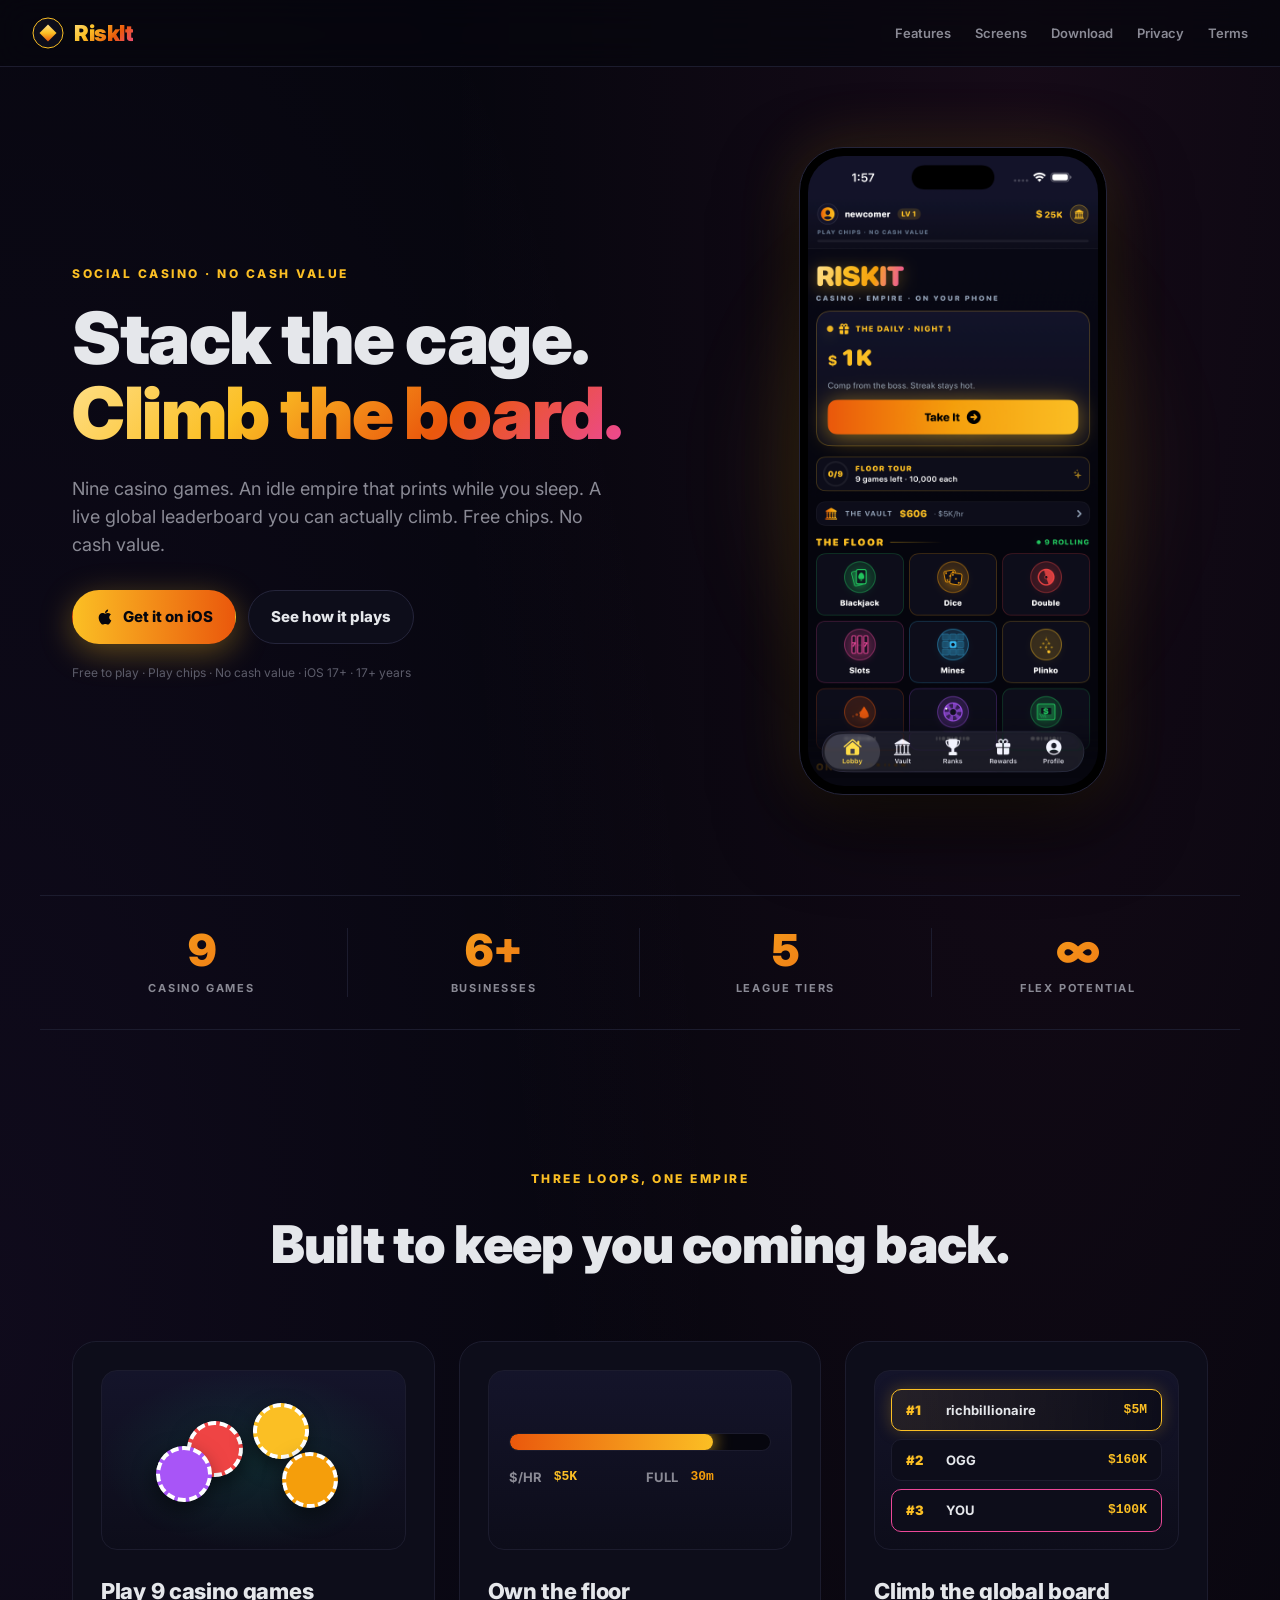
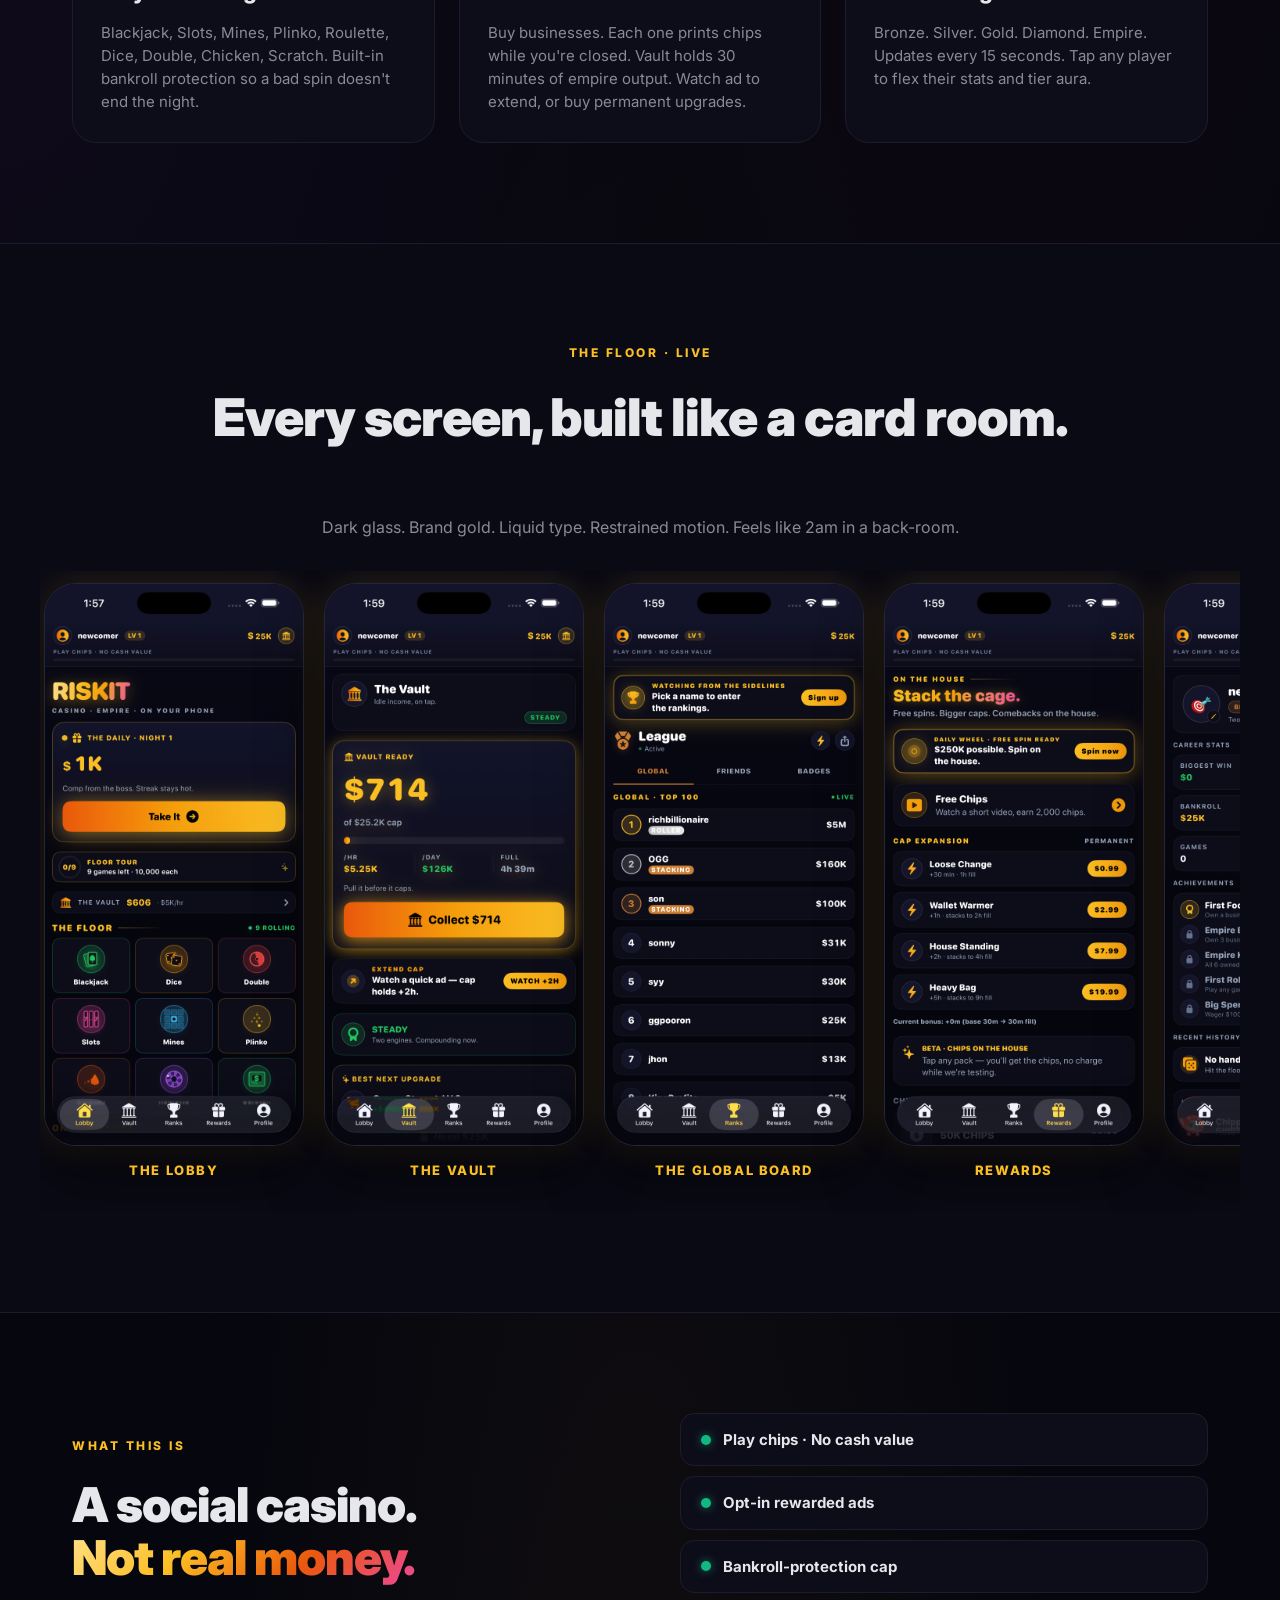
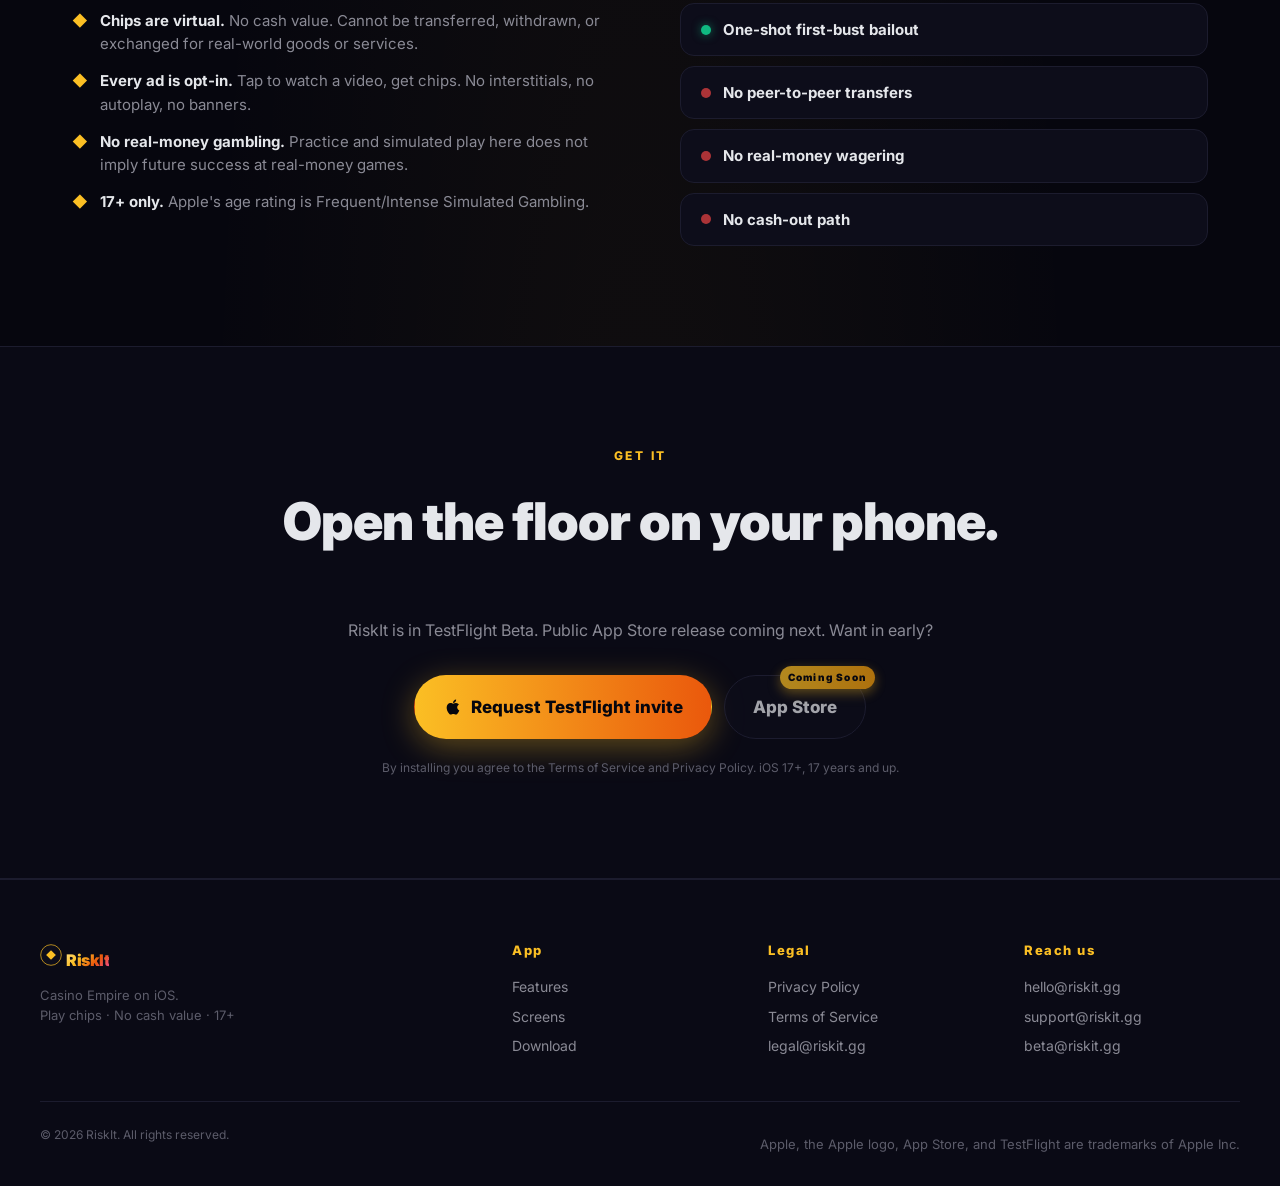
<file: index.html>
<!doctype html>
<html lang="en">
<head>
    <meta charset="utf-8" />
    <meta name="viewport" content="width=device-width,initial-scale=1,viewport-fit=cover" />
    <meta name="theme-color" content="#06060e" />
    <title>RiskIt — Casino Empire on iOS</title>
    <meta name="description" content="Social casino + idle empire on iOS. Stack chips, climb the global board. Free chips, no cash value. iOS 17+, 17+." />
    <meta property="og:title" content="RiskIt — Casino Empire on iOS" />
    <meta property="og:description" content="Stack chips. Climb the board. Build the empire while you sleep. Free chips, no cash value. iOS 17+." />
    <meta property="og:url" content="https://riskit.gg" />
    <meta property="og:image" content="https://riskit.gg/assets/screenshots/asc/02-lobby.png" />
    <meta name="twitter:card" content="summary_large_image" />
    <link rel="preconnect" href="https://fonts.googleapis.com" />
    <link rel="preconnect" href="https://fonts.gstatic.com" crossorigin />
    <link rel="stylesheet" href="https://fonts.googleapis.com/css2?family=Inter:wght@400;500;600;700;800;900&display=swap" />
    <link rel="icon" type="image/svg+xml" href="/assets/favicon.svg" />
    <link rel="stylesheet" href="/assets/site.css" />
</head>
<body>

    <header class="topbar">
        <a class="brand" href="/">
            <span class="brand-mark" aria-hidden="true">
                <svg viewBox="0 0 64 64" width="32" height="32"><defs><linearGradient id="g1" x1="0" y1="0" x2="1" y2="1"><stop offset="0" stop-color="#FFE08A"/><stop offset="0.5" stop-color="#FBBF24"/><stop offset="1" stop-color="#EA580C"/></linearGradient></defs><circle cx="32" cy="32" r="30" fill="#0d0d1a" stroke="#FBBF24" stroke-width="2"/><rect x="20" y="20" width="24" height="24" transform="rotate(45 32 32)" fill="url(#g1)"/></svg>
            </span>
            <span class="brand-name">RiskIt</span>
        </a>
        <nav class="nav">
            <a href="#features">Features</a>
            <a href="#screens">Screens</a>
            <a href="#download">Download</a>
            <a href="/privacy.html">Privacy</a>
            <a href="/terms.html">Terms</a>
        </nav>
    </header>

    <!-- HERO -->
    <section class="hero">
        <div class="hero-grid">
            <div class="hero-copy">
                <span class="eyebrow">SOCIAL CASINO · NO CASH VALUE</span>
                <h1>Stack the cage.<br/><span class="grad">Climb the board.</span></h1>
                <p class="lede">Nine casino games. An idle empire that prints while you sleep. A live global leaderboard you can actually climb. Free chips. No cash value.</p>
                <div class="cta-row">
                    <a class="btn primary" href="#download" aria-label="Download from the App Store">
                        <svg viewBox="0 0 24 24" width="20" height="20" aria-hidden="true"><path fill="currentColor" d="M17.05 20.28c-.98.95-2.05.8-3.08.35-1.09-.46-2.09-.48-3.24 0-1.44.62-2.2.44-3.06-.35C2.79 15.25 3.51 7.59 9.05 7.31c1.35.07 2.29.74 3.08.8 1.18-.24 2.31-.93 3.57-.84 1.51.12 2.65.72 3.4 1.8-3.12 1.87-2.38 5.98.48 7.13-.57 1.5-1.31 2.99-2.54 4.09zM12.03 7.25c-.15-2.23 1.66-4.07 3.74-4.25.29 2.58-2.34 4.5-3.74 4.25z"/></svg>
                        Get it on iOS
                    </a>
                    <a class="btn ghost" href="#features">See how it plays</a>
                </div>
                <p class="tiny">Free to play · Play chips · No cash value · iOS 17+ · 17+ years</p>
            </div>
            <div class="hero-device">
                <div class="device-frame">
                    <img src="/assets/screenshots/asc/02-lobby.png" alt="RiskIt iOS app — Lobby tab with the RISKIT wordmark, daily drop hero card, and game grid" width="280" />
                </div>
                <div class="halo" aria-hidden="true"></div>
            </div>
        </div>
    </section>

    <!-- STRIP -->
    <section class="strip">
        <div class="strip-item"><span class="strip-num">9</span><span class="strip-label">CASINO GAMES</span></div>
        <div class="strip-item"><span class="strip-num">6+</span><span class="strip-label">BUSINESSES</span></div>
        <div class="strip-item"><span class="strip-num">5</span><span class="strip-label">LEAGUE TIERS</span></div>
        <div class="strip-item"><span class="strip-num">∞</span><span class="strip-label">FLEX POTENTIAL</span></div>
    </section>

    <!-- FEATURES -->
    <section class="block" id="features">
        <span class="eyebrow center">THREE LOOPS, ONE EMPIRE</span>
        <h2 class="block-title">Built to keep you coming back.</h2>
        <div class="features">
            <article class="feature">
                <div class="feature-vis vis-table">
                    <div class="chip chip-red"></div>
                    <div class="chip chip-gold"></div>
                    <div class="chip chip-purple"></div>
                    <div class="chip chip-orange"></div>
                </div>
                <h3>Play 9 casino games</h3>
                <p>Blackjack, Slots, Mines, Plinko, Roulette, Dice, Double, Chicken, Scratch. Built-in bankroll protection so a bad spin doesn't end the night.</p>
            </article>
            <article class="feature">
                <div class="feature-vis vis-vault">
                    <div class="meter"><div class="meter-fill"></div></div>
                    <div class="vault-stats">
                        <span>$/HR</span><span class="gold">$5K</span>
                        <span>FULL</span><span class="orange">30m</span>
                    </div>
                </div>
                <h3>Own the floor</h3>
                <p>Buy businesses. Each one prints chips while you're closed. Vault holds 30 minutes of empire output. Watch ad to extend, or buy permanent upgrades.</p>
            </article>
            <article class="feature">
                <div class="feature-vis vis-rank">
                    <div class="rank-row gold"><span class="rank-num">#1</span><span class="rank-name">richbillionaire</span><span class="rank-val">$5M</span></div>
                    <div class="rank-row"><span class="rank-num">#2</span><span class="rank-name">OGG</span><span class="rank-val">$160K</span></div>
                    <div class="rank-row you"><span class="rank-num">#3</span><span class="rank-name">YOU</span><span class="rank-val">$100K</span></div>
                </div>
                <h3>Climb the global board</h3>
                <p>Bronze. Silver. Gold. Diamond. Empire. Updates every 15 seconds. Tap any player to flex their stats and tier aura.</p>
            </article>
        </div>
    </section>

    <!-- SCREENSHOTS -->
    <section class="block dark" id="screens">
        <span class="eyebrow center">THE FLOOR · LIVE</span>
        <h2 class="block-title">Every screen, built like a card room.</h2>
        <p class="lede center small">Dark glass. Brand gold. Liquid type. Restrained motion. Feels like 2am in a back-room.</p>

        <div class="screen-rail">
            <figure class="screen">
                <img src="/assets/screenshots/asc/02-lobby.png" alt="Lobby with the RISKIT wordmark, daily drop hero, mini-vault, and a 3×3 game grid" loading="lazy" />
                <figcaption>The Lobby</figcaption>
            </figure>
            <figure class="screen">
                <img src="/assets/screenshots/asc/03-vault-clean.png" alt="Vault tab — $714 of $25.2K cap, 4h 39m to full, EXTEND CAP rewarded-ad CTA below" loading="lazy" />
                <figcaption>The Vault</figcaption>
            </figure>
            <figure class="screen">
                <img src="/assets/screenshots/asc/04-hall.png" alt="Global leaderboard — top players from $5M down, your row outlined" loading="lazy" />
                <figcaption>The Global Board</figcaption>
            </figure>
            <figure class="screen">
                <img src="/assets/screenshots/asc/05-rewards.png" alt="Rewards tab — Daily Wheel free spin, Free Chips ad CTA, four Cap Expander IAP tiers" loading="lazy" />
                <figcaption>Rewards</figcaption>
            </figure>
            <figure class="screen">
                <img src="/assets/screenshots/asc/06-profile.png" alt="Profile — Career Stats grid (biggest win, daily streak, bankroll, wagered, games, win rate) and achievements list" loading="lazy" />
                <figcaption>Profile</figcaption>
            </figure>
            <figure class="screen">
                <img src="/assets/screenshots/asc/01-auth-hero.png" alt="Sign-in screen — gold diamond brand mark, RiskIt wordmark, four sign-in options" loading="lazy" />
                <figcaption>Sign In</figcaption>
            </figure>
        </div>
    </section>

    <!-- HONESTY -->
    <section class="block" id="honesty">
        <div class="split">
            <div>
                <span class="eyebrow">WHAT THIS IS</span>
                <h2>A social casino.<br/><span class="grad">Not real money.</span></h2>
                <ul class="bullet">
                    <li><strong>Chips are virtual.</strong> No cash value. Cannot be transferred, withdrawn, or exchanged for real-world goods or services.</li>
                    <li><strong>Every ad is opt-in.</strong> Tap to watch a video, get chips. No interstitials, no autoplay, no banners.</li>
                    <li><strong>No real-money gambling.</strong> Practice and simulated play here does not imply future success at real-money games.</li>
                    <li><strong>17+ only.</strong> Apple's age rating is Frequent/Intense Simulated Gambling.</li>
                </ul>
            </div>
            <div class="honesty-vis">
                <div class="honesty-pill"><span class="dot good"></span>Play chips · No cash value</div>
                <div class="honesty-pill"><span class="dot good"></span>Opt-in rewarded ads</div>
                <div class="honesty-pill"><span class="dot good"></span>Bankroll-protection cap</div>
                <div class="honesty-pill"><span class="dot good"></span>One-shot first-bust bailout</div>
                <div class="honesty-pill"><span class="dot bad"></span>No peer-to-peer transfers</div>
                <div class="honesty-pill"><span class="dot bad"></span>No real-money wagering</div>
                <div class="honesty-pill"><span class="dot bad"></span>No cash-out path</div>
            </div>
        </div>
    </section>

    <!-- DOWNLOAD -->
    <section class="block dark" id="download">
        <span class="eyebrow center">GET IT</span>
        <h2 class="block-title">Open the floor on your phone.</h2>
        <p class="lede center small">RiskIt is in TestFlight Beta. Public App Store release coming next. Want in early?</p>
        <div class="cta-row center">
            <a class="btn primary big" href="mailto:hello@riskit.gg?subject=TestFlight%20Invite%20-%20RiskIt&body=Hi%20-%20I'd%20like%20to%20join%20the%20RiskIt%20TestFlight%20beta.%0A%0AMy%20Apple%20ID%20email%3A">
                <svg viewBox="0 0 24 24" width="20" height="20" aria-hidden="true"><path fill="currentColor" d="M17.05 20.28c-.98.95-2.05.8-3.08.35-1.09-.46-2.09-.48-3.24 0-1.44.62-2.2.44-3.06-.35C2.79 15.25 3.51 7.59 9.05 7.31c1.35.07 2.29.74 3.08.8 1.18-.24 2.31-.93 3.57-.84 1.51.12 2.65.72 3.4 1.8-3.12 1.87-2.38 5.98.48 7.13-.57 1.5-1.31 2.99-2.54 4.09zM12.03 7.25c-.15-2.23 1.66-4.07 3.74-4.25.29 2.58-2.34 4.5-3.74 4.25z"/></svg>
                Request TestFlight invite
            </a>
            <span class="btn ghost big appstore">
                <span class="badge-coming">Coming Soon</span>
                App Store
            </span>
        </div>
        <p class="tiny center">By installing you agree to the <a href="/terms.html">Terms of Service</a> and <a href="/privacy.html">Privacy Policy</a>. iOS 17+, 17 years and up.</p>
    </section>

    <!-- FOOTER -->
    <footer class="footer">
        <div class="foot-grid">
            <div>
                <a class="brand" href="/" aria-label="RiskIt home">
                    <span class="brand-mark" aria-hidden="true">
                        <svg viewBox="0 0 64 64" width="22" height="22"><circle cx="32" cy="32" r="30" fill="#0d0d1a" stroke="#FBBF24" stroke-width="2"/><rect x="22" y="22" width="20" height="20" transform="rotate(45 32 32)" fill="#FBBF24"/></svg>
                    </span>
                    <span class="brand-name small">RiskIt</span>
                </a>
                <p class="muted">Casino Empire on iOS.<br/>Play chips · No cash value · 17+</p>
            </div>
            <div>
                <h4>App</h4>
                <a href="#features">Features</a>
                <a href="#screens">Screens</a>
                <a href="#download">Download</a>
            </div>
            <div>
                <h4>Legal</h4>
                <a href="/privacy.html">Privacy Policy</a>
                <a href="/terms.html">Terms of Service</a>
                <a href="mailto:legal@riskit.gg">legal@riskit.gg</a>
            </div>
            <div>
                <h4>Reach us</h4>
                <a href="mailto:hello@riskit.gg">hello@riskit.gg</a>
                <a href="mailto:support@riskit.gg">support@riskit.gg</a>
                <a href="mailto:beta@riskit.gg">beta@riskit.gg</a>
            </div>
        </div>
        <div class="foot-bottom">
            <span>© 2026 RiskIt. All rights reserved.</span>
            <span class="muted">Apple, the Apple logo, App Store, and TestFlight are trademarks of Apple Inc.</span>
        </div>
    </footer>

</body>
</html>
</file>
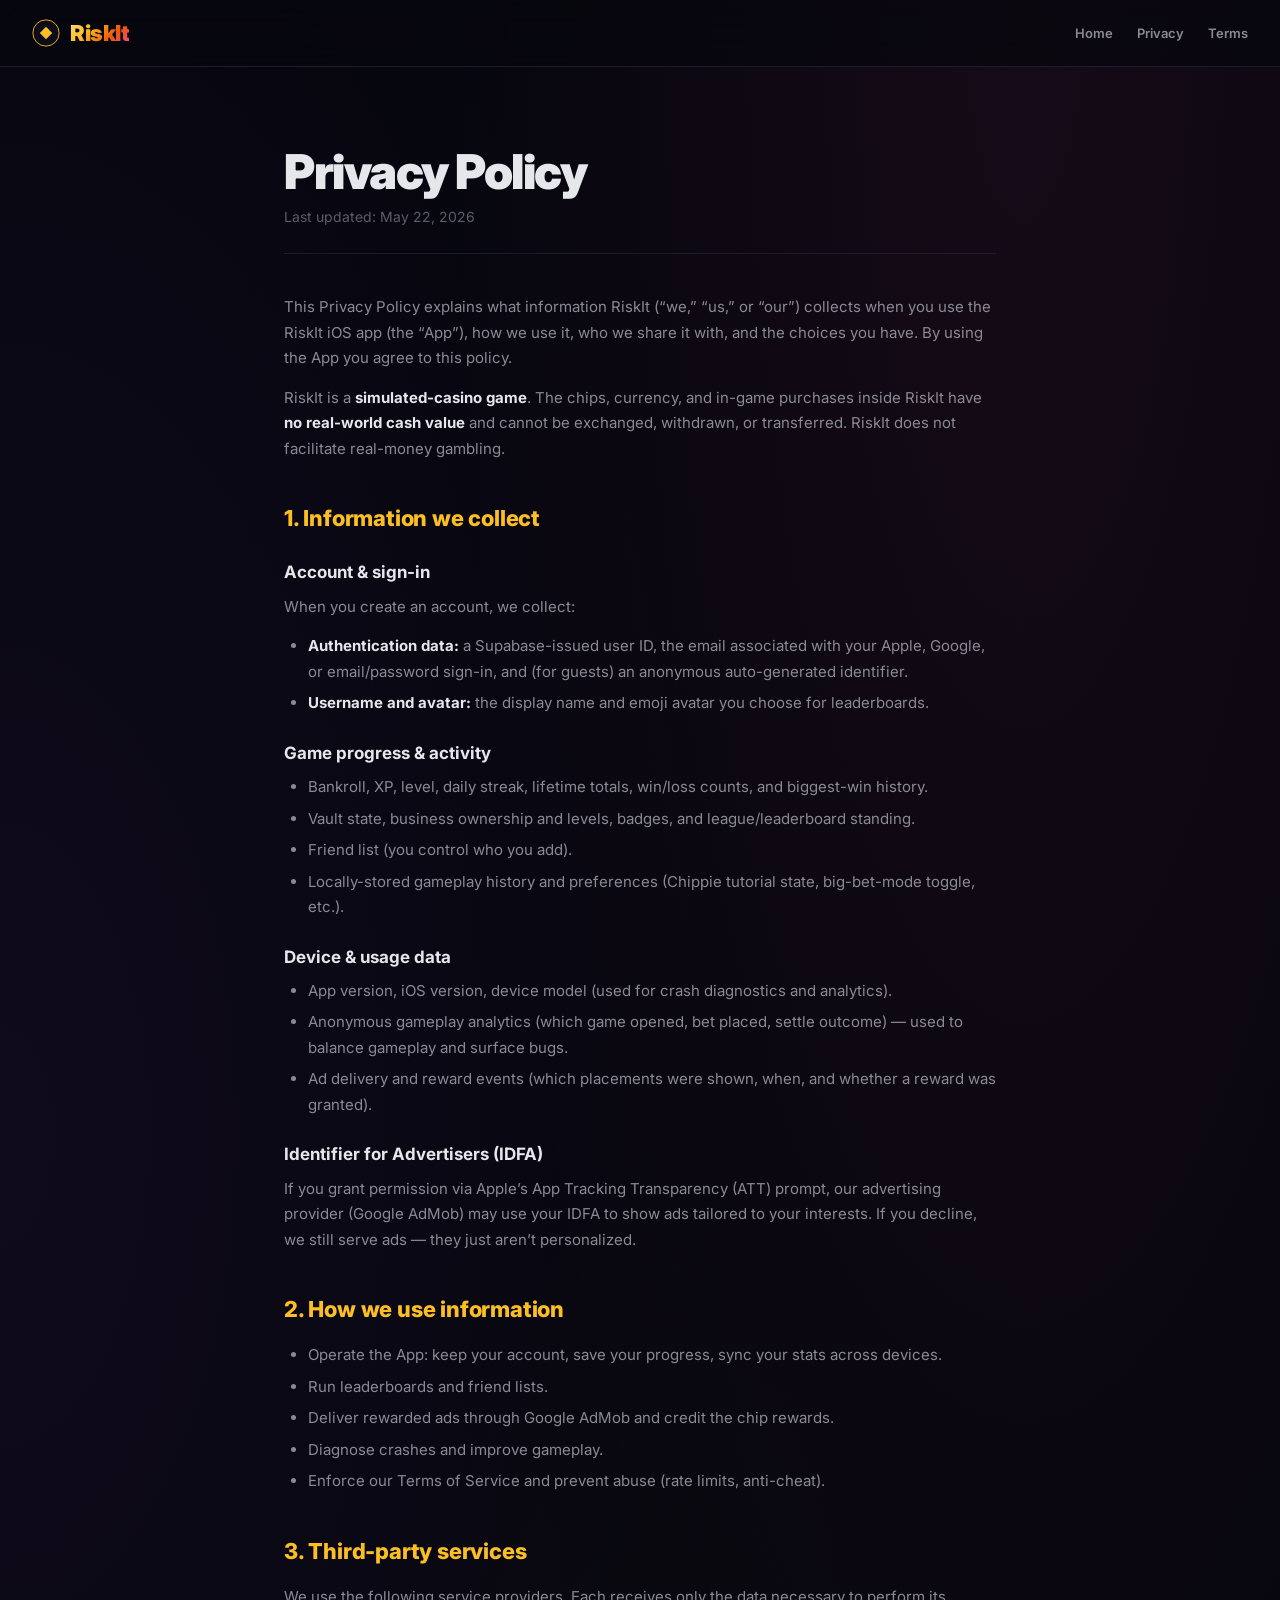
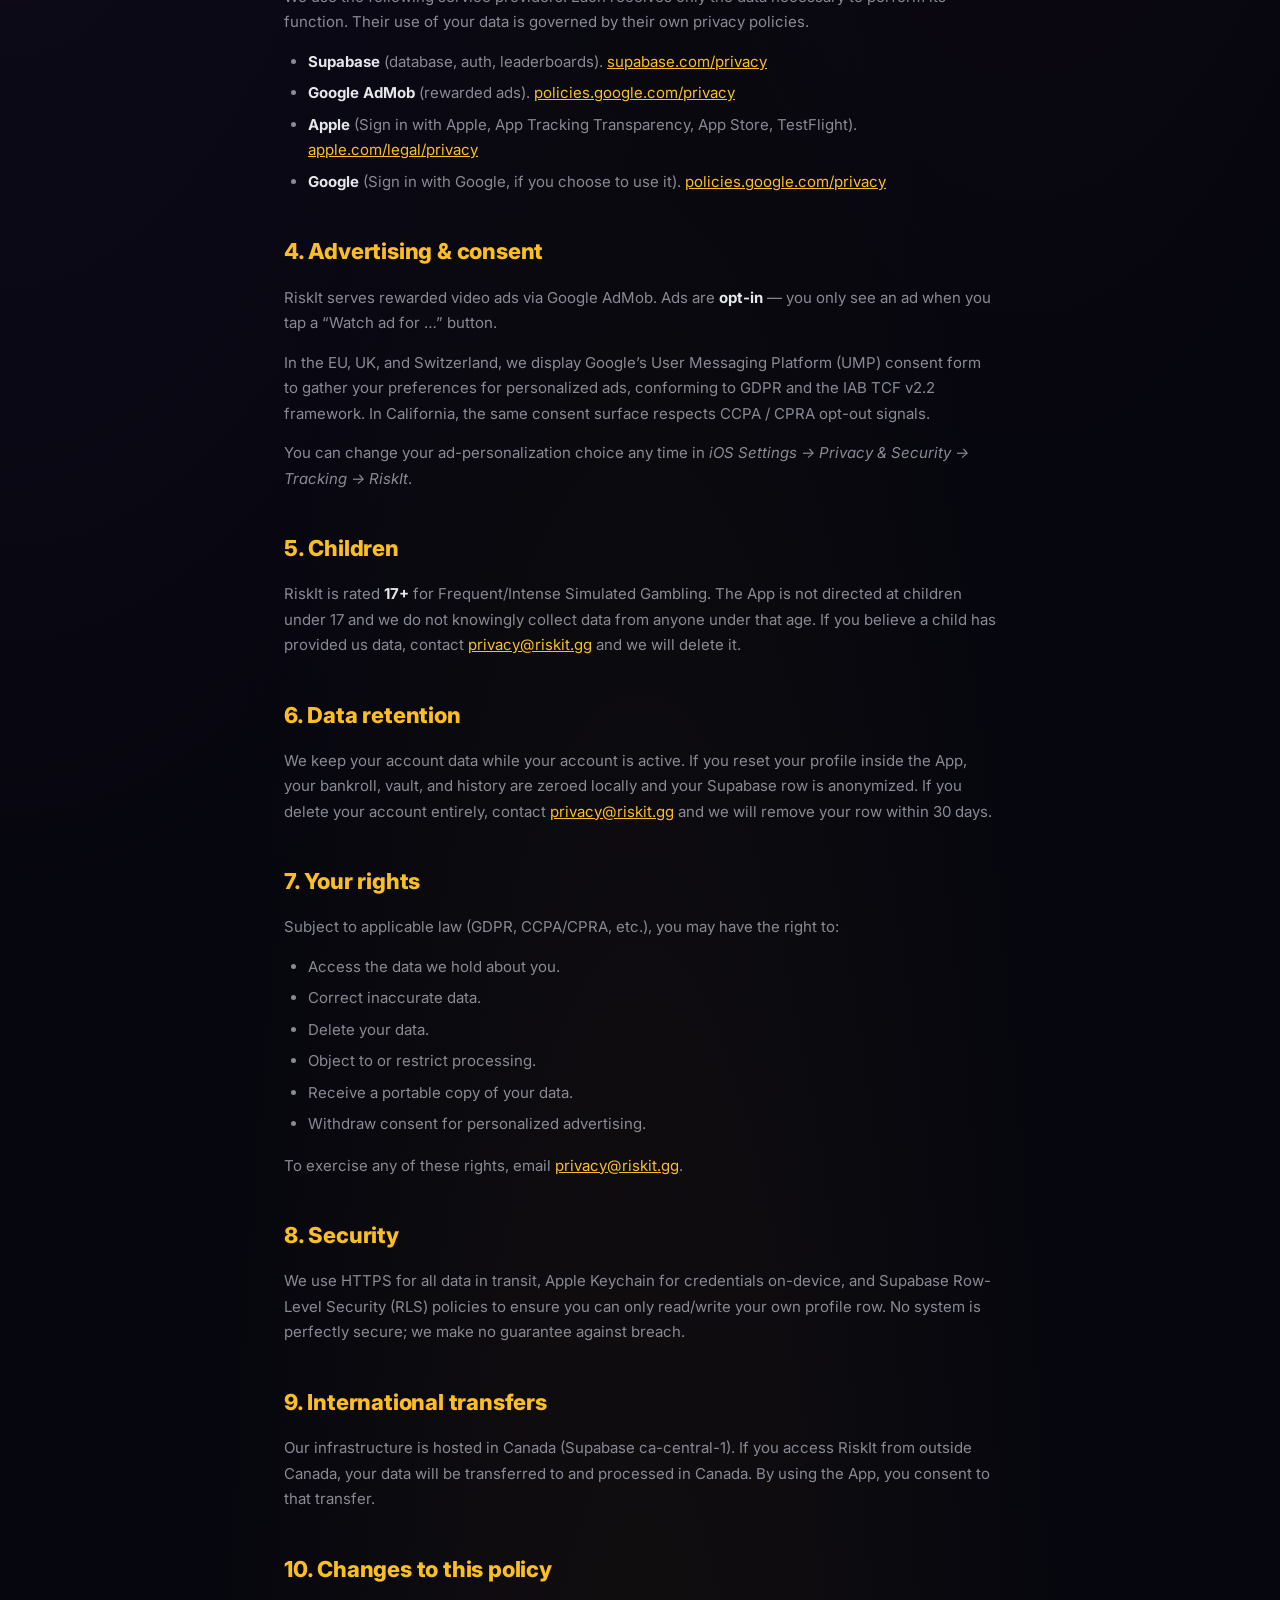
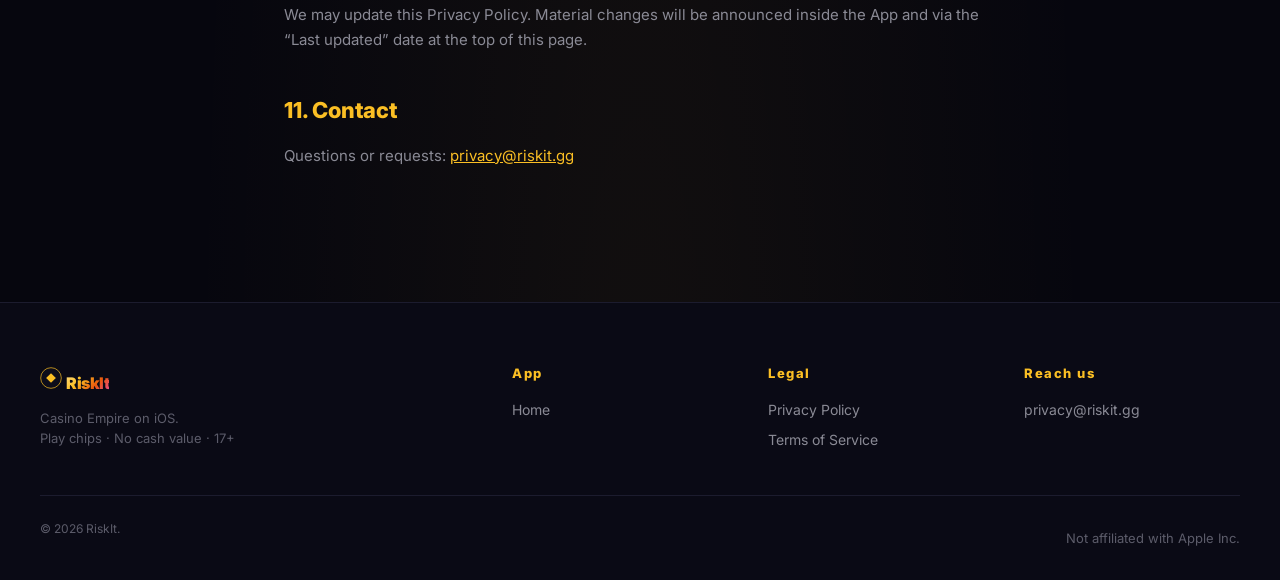
<file: privacy.html>
<!doctype html>
<html lang="en">
<head>
    <meta charset="utf-8" />
    <meta name="viewport" content="width=device-width,initial-scale=1" />
    <meta name="theme-color" content="#06060e" />
    <title>Privacy Policy — RiskIt</title>
    <meta name="description" content="RiskIt privacy policy — what we collect, how we use it, and your rights." />
    <link rel="preconnect" href="https://fonts.googleapis.com" />
    <link rel="preconnect" href="https://fonts.gstatic.com" crossorigin />
    <link rel="stylesheet" href="https://fonts.googleapis.com/css2?family=Inter:wght@400;500;600;700;800;900&display=swap" />
    <link rel="icon" type="image/svg+xml" href="/assets/favicon.svg" />
    <link rel="stylesheet" href="/assets/site.css" />
</head>
<body>
    <header class="topbar">
        <a class="brand" href="/">
            <span class="brand-mark"><svg viewBox="0 0 64 64" width="28" height="28"><circle cx="32" cy="32" r="30" fill="#0d0d1a" stroke="#FBBF24" stroke-width="2"/><rect x="22" y="22" width="20" height="20" transform="rotate(45 32 32)" fill="#FBBF24"/></svg></span>
            <span class="brand-name">RiskIt</span>
        </a>
        <nav class="nav">
            <a href="/">Home</a>
            <a href="/privacy.html">Privacy</a>
            <a href="/terms.html">Terms</a>
        </nav>
    </header>

    <main class="legal">
        <h1>Privacy Policy</h1>
        <p class="updated">Last updated: May 22, 2026</p>

        <p>This Privacy Policy explains what information RiskIt (“we,” “us,” or “our”) collects when you use the RiskIt iOS app (the “App”), how we use it, who we share it with, and the choices you have. By using the App you agree to this policy.</p>
        <p>RiskIt is a <strong>simulated-casino game</strong>. The chips, currency, and in-game purchases inside RiskIt have <strong>no real-world cash value</strong> and cannot be exchanged, withdrawn, or transferred. RiskIt does not facilitate real-money gambling.</p>

        <h2>1. Information we collect</h2>

        <h3>Account &amp; sign-in</h3>
        <p>When you create an account, we collect:</p>
        <ul>
            <li><strong>Authentication data:</strong> a Supabase-issued user ID, the email associated with your Apple, Google, or email/password sign-in, and (for guests) an anonymous auto-generated identifier.</li>
            <li><strong>Username and avatar:</strong> the display name and emoji avatar you choose for leaderboards.</li>
        </ul>

        <h3>Game progress &amp; activity</h3>
        <ul>
            <li>Bankroll, XP, level, daily streak, lifetime totals, win/loss counts, and biggest-win history.</li>
            <li>Vault state, business ownership and levels, badges, and league/leaderboard standing.</li>
            <li>Friend list (you control who you add).</li>
            <li>Locally-stored gameplay history and preferences (Chippie tutorial state, big-bet-mode toggle, etc.).</li>
        </ul>

        <h3>Device &amp; usage data</h3>
        <ul>
            <li>App version, iOS version, device model (used for crash diagnostics and analytics).</li>
            <li>Anonymous gameplay analytics (which game opened, bet placed, settle outcome) — used to balance gameplay and surface bugs.</li>
            <li>Ad delivery and reward events (which placements were shown, when, and whether a reward was granted).</li>
        </ul>

        <h3>Identifier for Advertisers (IDFA)</h3>
        <p>If you grant permission via Apple’s App Tracking Transparency (ATT) prompt, our advertising provider (Google AdMob) may use your IDFA to show ads tailored to your interests. If you decline, we still serve ads — they just aren’t personalized.</p>

        <h2>2. How we use information</h2>
        <ul>
            <li>Operate the App: keep your account, save your progress, sync your stats across devices.</li>
            <li>Run leaderboards and friend lists.</li>
            <li>Deliver rewarded ads through Google AdMob and credit the chip rewards.</li>
            <li>Diagnose crashes and improve gameplay.</li>
            <li>Enforce our Terms of Service and prevent abuse (rate limits, anti-cheat).</li>
        </ul>

        <h2>3. Third-party services</h2>
        <p>We use the following service providers. Each receives only the data necessary to perform its function. Their use of your data is governed by their own privacy policies.</p>
        <ul>
            <li><strong>Supabase</strong> (database, auth, leaderboards). <a href="https://supabase.com/privacy" target="_blank" rel="noopener">supabase.com/privacy</a></li>
            <li><strong>Google AdMob</strong> (rewarded ads). <a href="https://policies.google.com/privacy" target="_blank" rel="noopener">policies.google.com/privacy</a></li>
            <li><strong>Apple</strong> (Sign in with Apple, App Tracking Transparency, App Store, TestFlight). <a href="https://www.apple.com/legal/privacy/" target="_blank" rel="noopener">apple.com/legal/privacy</a></li>
            <li><strong>Google</strong> (Sign in with Google, if you choose to use it). <a href="https://policies.google.com/privacy" target="_blank" rel="noopener">policies.google.com/privacy</a></li>
        </ul>

        <h2>4. Advertising &amp; consent</h2>
        <p>RiskIt serves rewarded video ads via Google AdMob. Ads are <strong>opt-in</strong> — you only see an ad when you tap a “Watch ad for …” button.</p>
        <p>In the EU, UK, and Switzerland, we display Google’s User Messaging Platform (UMP) consent form to gather your preferences for personalized ads, conforming to GDPR and the IAB TCF v2.2 framework. In California, the same consent surface respects CCPA / CPRA opt-out signals.</p>
        <p>You can change your ad-personalization choice any time in <em>iOS Settings → Privacy &amp; Security → Tracking → RiskIt</em>.</p>

        <h2>5. Children</h2>
        <p>RiskIt is rated <strong>17+</strong> for Frequent/Intense Simulated Gambling. The App is not directed at children under 17 and we do not knowingly collect data from anyone under that age. If you believe a child has provided us data, contact <a href="mailto:privacy@riskit.gg">privacy@riskit.gg</a> and we will delete it.</p>

        <h2>6. Data retention</h2>
        <p>We keep your account data while your account is active. If you reset your profile inside the App, your bankroll, vault, and history are zeroed locally and your Supabase row is anonymized. If you delete your account entirely, contact <a href="mailto:privacy@riskit.gg">privacy@riskit.gg</a> and we will remove your row within 30 days.</p>

        <h2>7. Your rights</h2>
        <p>Subject to applicable law (GDPR, CCPA/CPRA, etc.), you may have the right to:</p>
        <ul>
            <li>Access the data we hold about you.</li>
            <li>Correct inaccurate data.</li>
            <li>Delete your data.</li>
            <li>Object to or restrict processing.</li>
            <li>Receive a portable copy of your data.</li>
            <li>Withdraw consent for personalized advertising.</li>
        </ul>
        <p>To exercise any of these rights, email <a href="mailto:privacy@riskit.gg">privacy@riskit.gg</a>.</p>

        <h2>8. Security</h2>
        <p>We use HTTPS for all data in transit, Apple Keychain for credentials on-device, and Supabase Row-Level Security (RLS) policies to ensure you can only read/write your own profile row. No system is perfectly secure; we make no guarantee against breach.</p>

        <h2>9. International transfers</h2>
        <p>Our infrastructure is hosted in Canada (Supabase ca-central-1). If you access RiskIt from outside Canada, your data will be transferred to and processed in Canada. By using the App, you consent to that transfer.</p>

        <h2>10. Changes to this policy</h2>
        <p>We may update this Privacy Policy. Material changes will be announced inside the App and via the “Last updated” date at the top of this page.</p>

        <h2>11. Contact</h2>
        <p>Questions or requests: <a href="mailto:privacy@riskit.gg">privacy@riskit.gg</a></p>
    </main>

    <footer class="footer">
        <div class="foot-grid">
            <div>
                <a class="brand" href="/" aria-label="RiskIt home">
                    <span class="brand-mark"><svg viewBox="0 0 64 64" width="22" height="22"><circle cx="32" cy="32" r="30" fill="#0d0d1a" stroke="#FBBF24" stroke-width="2"/><rect x="22" y="22" width="20" height="20" transform="rotate(45 32 32)" fill="#FBBF24"/></svg></span>
                    <span class="brand-name small">RiskIt</span>
                </a>
                <p class="muted">Casino Empire on iOS.<br/>Play chips · No cash value · 17+</p>
            </div>
            <div>
                <h4>App</h4>
                <a href="/">Home</a>
            </div>
            <div>
                <h4>Legal</h4>
                <a href="/privacy.html">Privacy Policy</a>
                <a href="/terms.html">Terms of Service</a>
            </div>
            <div>
                <h4>Reach us</h4>
                <a href="mailto:privacy@riskit.gg">privacy@riskit.gg</a>
            </div>
        </div>
        <div class="foot-bottom">
            <span>© 2026 RiskIt.</span>
            <span class="muted">Not affiliated with Apple Inc.</span>
        </div>
    </footer>
</body>
</html>
</file>
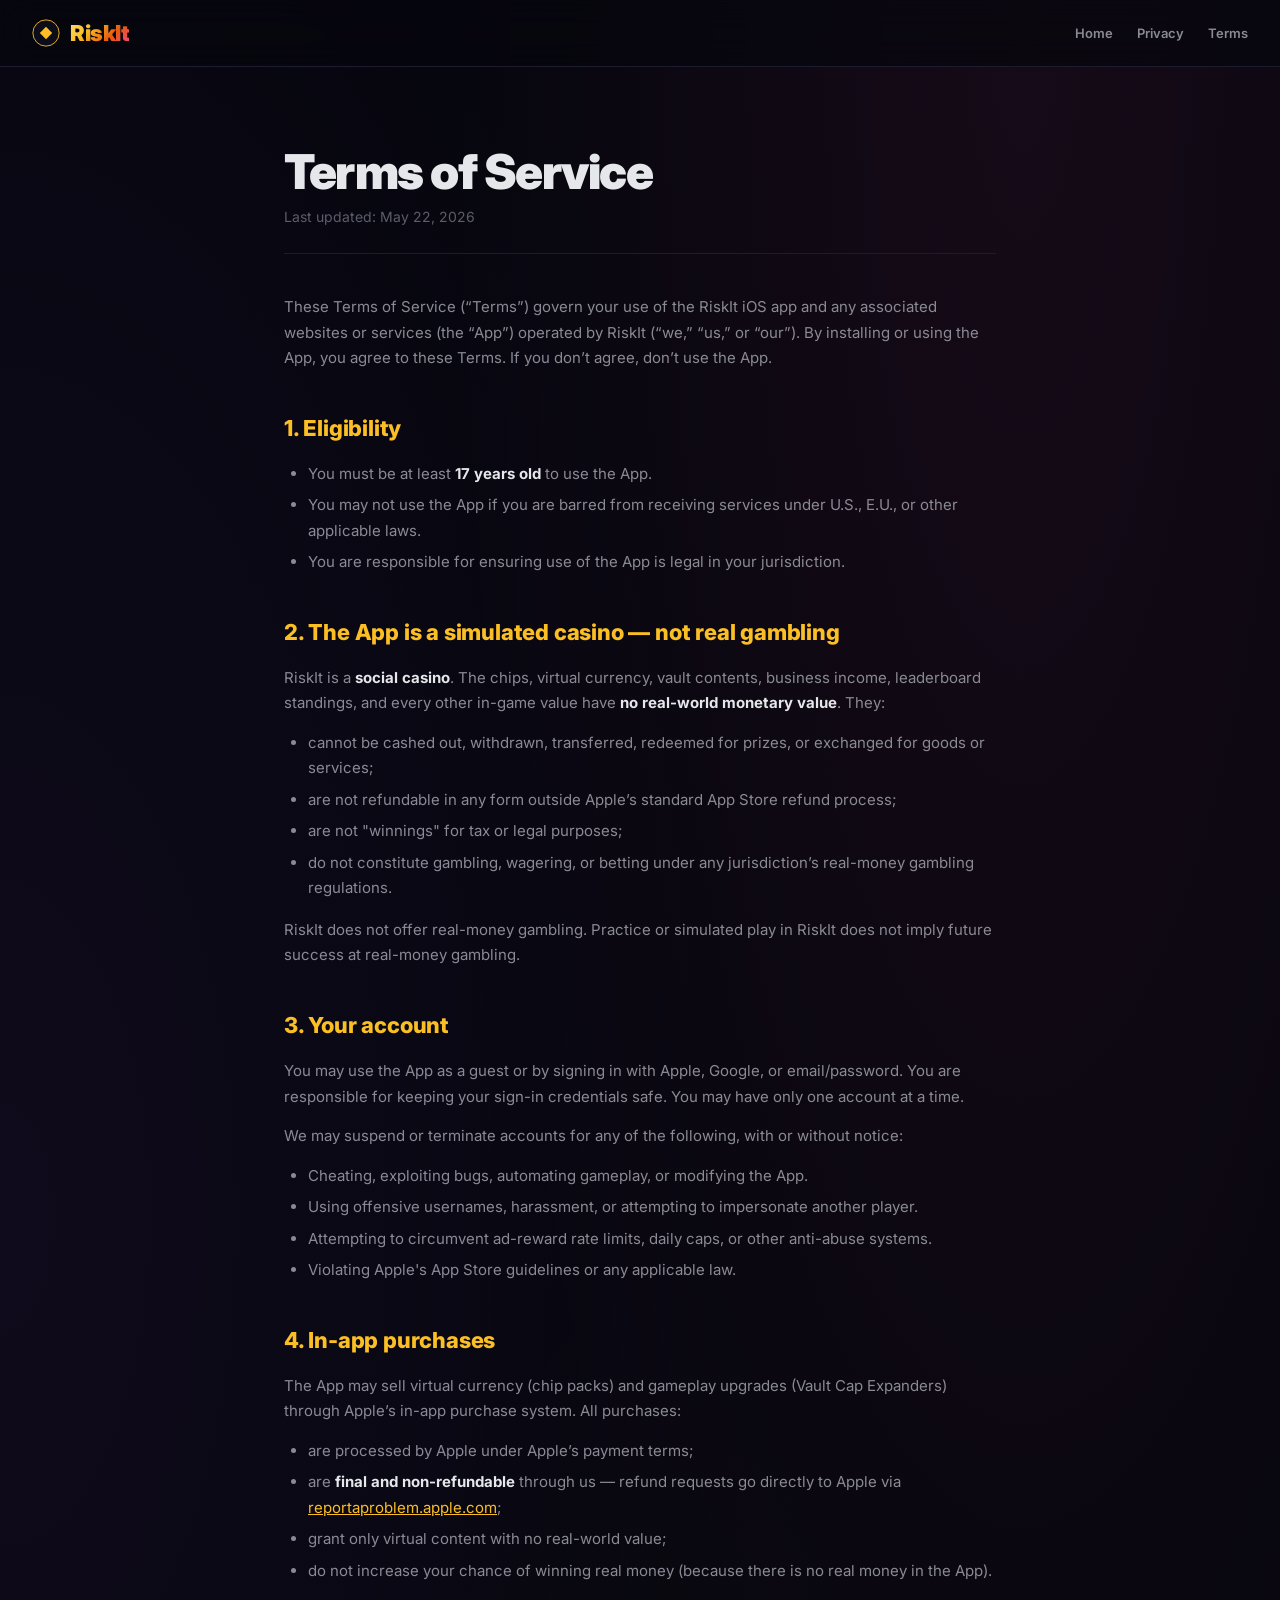
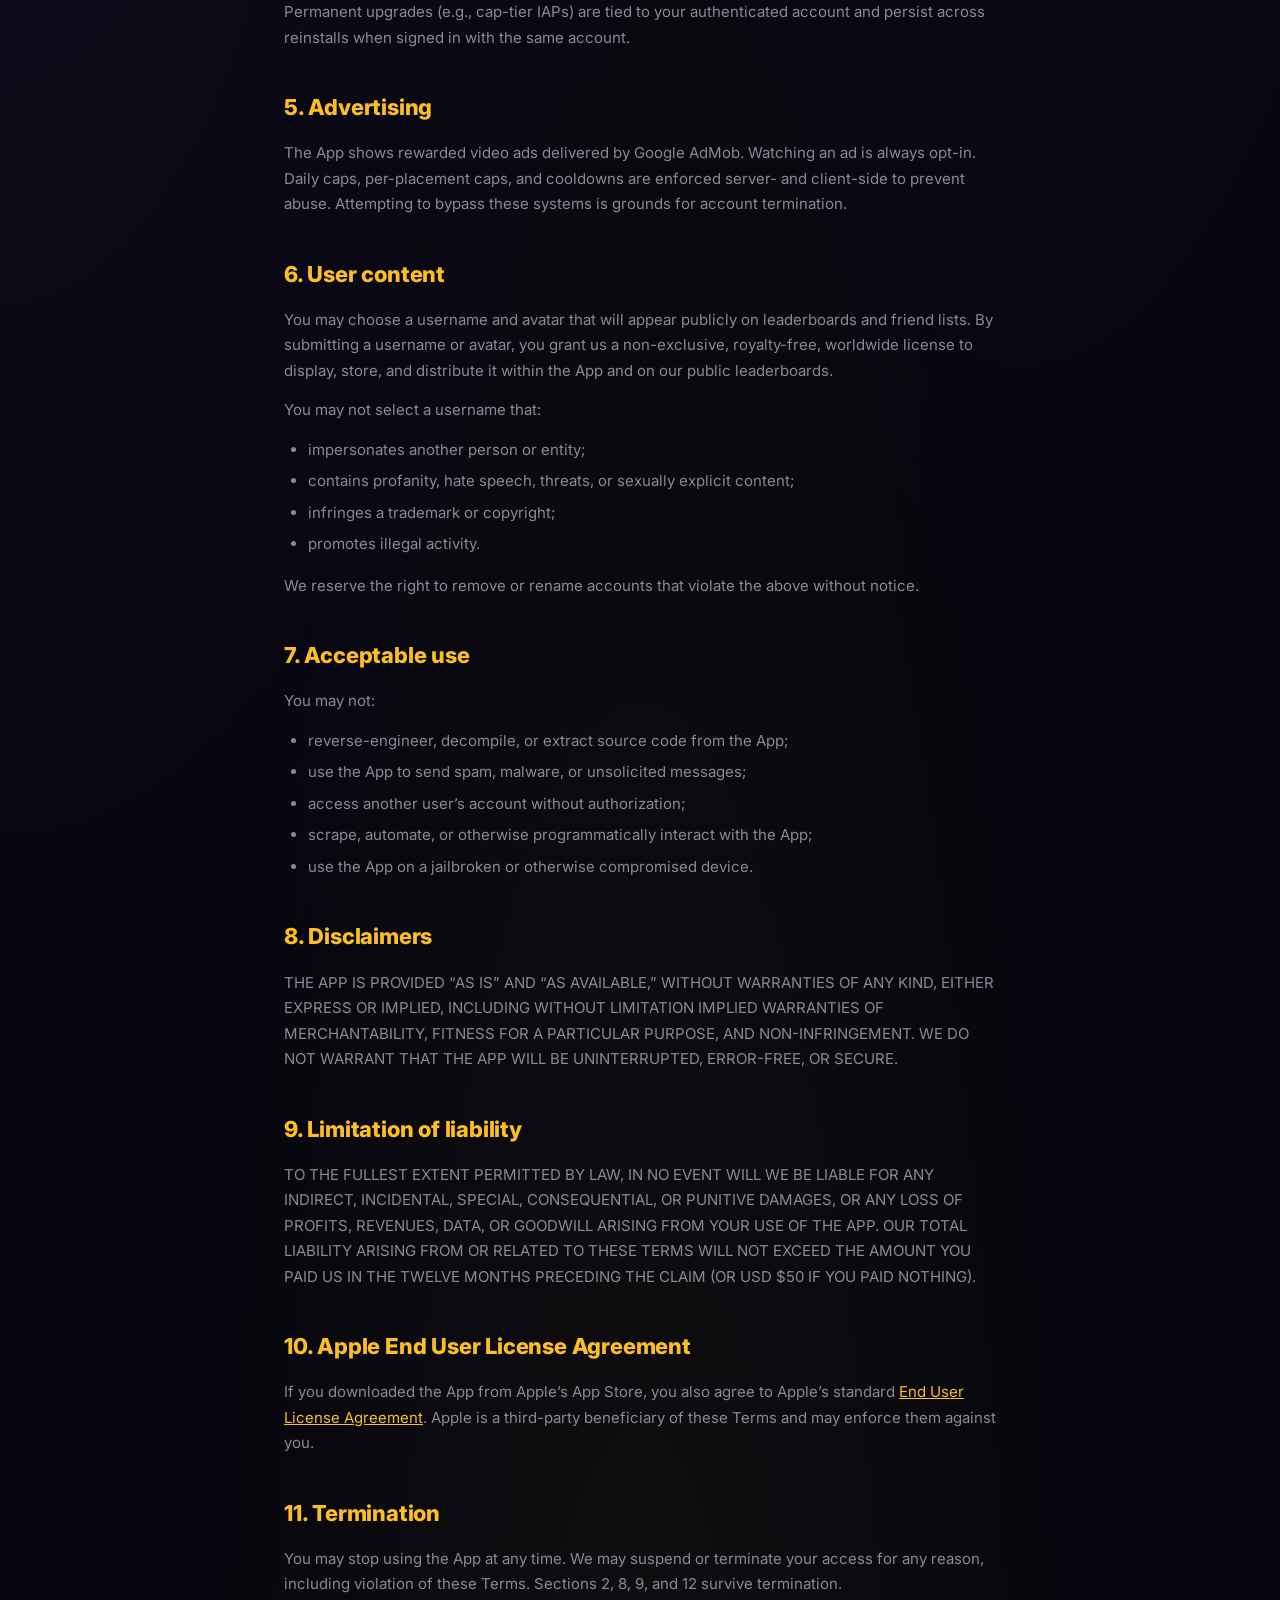
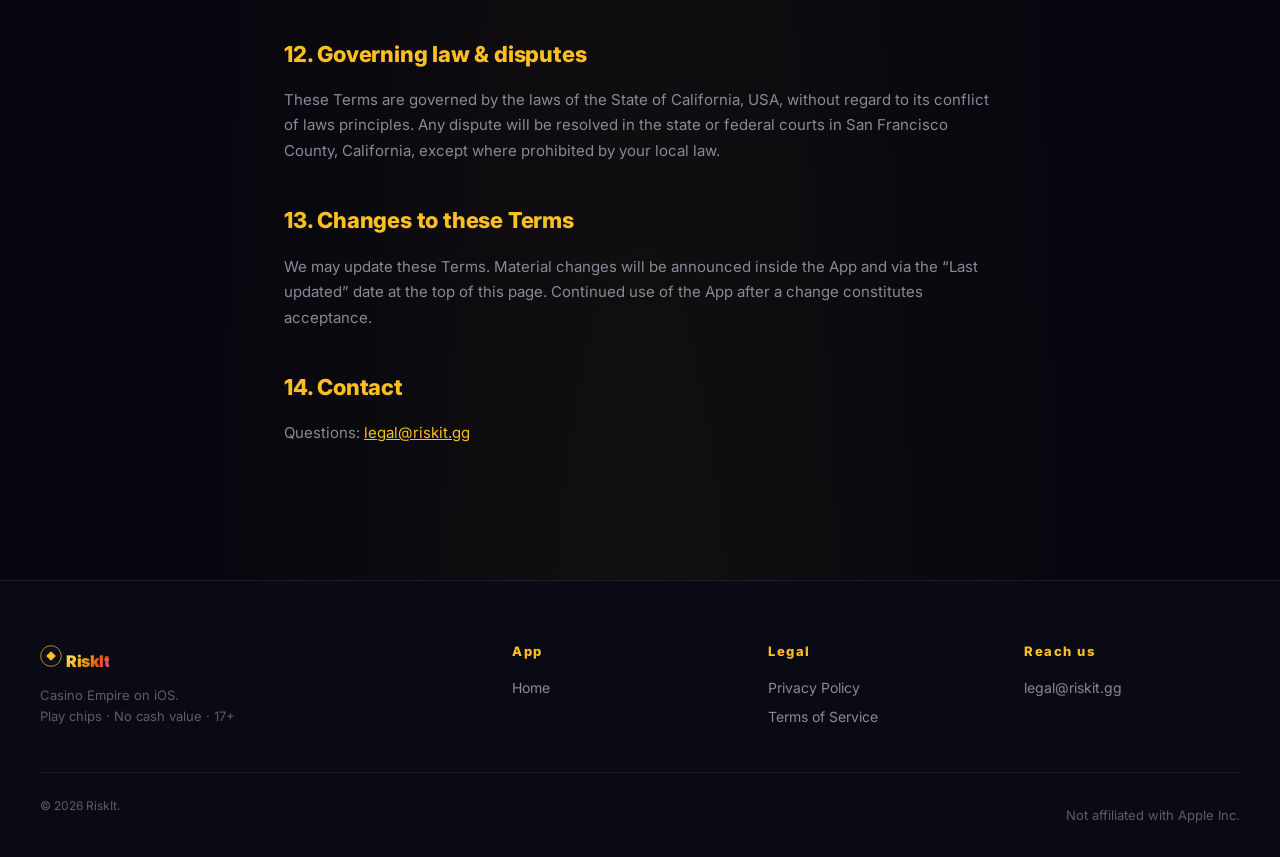
<file: terms.html>
<!doctype html>
<html lang="en">
<head>
    <meta charset="utf-8" />
    <meta name="viewport" content="width=device-width,initial-scale=1" />
    <meta name="theme-color" content="#06060e" />
    <title>Terms of Service — RiskIt</title>
    <meta name="description" content="RiskIt terms of service — the rules for using the app." />
    <link rel="preconnect" href="https://fonts.googleapis.com" />
    <link rel="preconnect" href="https://fonts.gstatic.com" crossorigin />
    <link rel="stylesheet" href="https://fonts.googleapis.com/css2?family=Inter:wght@400;500;600;700;800;900&display=swap" />
    <link rel="icon" type="image/svg+xml" href="/assets/favicon.svg" />
    <link rel="stylesheet" href="/assets/site.css" />
</head>
<body>
    <header class="topbar">
        <a class="brand" href="/">
            <span class="brand-mark"><svg viewBox="0 0 64 64" width="28" height="28"><circle cx="32" cy="32" r="30" fill="#0d0d1a" stroke="#FBBF24" stroke-width="2"/><rect x="22" y="22" width="20" height="20" transform="rotate(45 32 32)" fill="#FBBF24"/></svg></span>
            <span class="brand-name">RiskIt</span>
        </a>
        <nav class="nav">
            <a href="/">Home</a>
            <a href="/privacy.html">Privacy</a>
            <a href="/terms.html">Terms</a>
        </nav>
    </header>

    <main class="legal">
        <h1>Terms of Service</h1>
        <p class="updated">Last updated: May 22, 2026</p>

        <p>These Terms of Service (“Terms”) govern your use of the RiskIt iOS app and any associated websites or services (the “App”) operated by RiskIt (“we,” “us,” or “our”). By installing or using the App, you agree to these Terms. If you don’t agree, don’t use the App.</p>

        <h2>1. Eligibility</h2>
        <ul>
            <li>You must be at least <strong>17 years old</strong> to use the App.</li>
            <li>You may not use the App if you are barred from receiving services under U.S., E.U., or other applicable laws.</li>
            <li>You are responsible for ensuring use of the App is legal in your jurisdiction.</li>
        </ul>

        <h2>2. The App is a simulated casino — not real gambling</h2>
        <p>RiskIt is a <strong>social casino</strong>. The chips, virtual currency, vault contents, business income, leaderboard standings, and every other in-game value have <strong>no real-world monetary value</strong>. They:</p>
        <ul>
            <li>cannot be cashed out, withdrawn, transferred, redeemed for prizes, or exchanged for goods or services;</li>
            <li>are not refundable in any form outside Apple’s standard App Store refund process;</li>
            <li>are not "winnings" for tax or legal purposes;</li>
            <li>do not constitute gambling, wagering, or betting under any jurisdiction’s real-money gambling regulations.</li>
        </ul>
        <p>RiskIt does not offer real-money gambling. Practice or simulated play in RiskIt does not imply future success at real-money gambling.</p>

        <h2>3. Your account</h2>
        <p>You may use the App as a guest or by signing in with Apple, Google, or email/password. You are responsible for keeping your sign-in credentials safe. You may have only one account at a time.</p>
        <p>We may suspend or terminate accounts for any of the following, with or without notice:</p>
        <ul>
            <li>Cheating, exploiting bugs, automating gameplay, or modifying the App.</li>
            <li>Using offensive usernames, harassment, or attempting to impersonate another player.</li>
            <li>Attempting to circumvent ad-reward rate limits, daily caps, or other anti-abuse systems.</li>
            <li>Violating Apple's App Store guidelines or any applicable law.</li>
        </ul>

        <h2>4. In-app purchases</h2>
        <p>The App may sell virtual currency (chip packs) and gameplay upgrades (Vault Cap Expanders) through Apple’s in-app purchase system. All purchases:</p>
        <ul>
            <li>are processed by Apple under Apple’s payment terms;</li>
            <li>are <strong>final and non-refundable</strong> through us — refund requests go directly to Apple via <a href="https://reportaproblem.apple.com" target="_blank" rel="noopener">reportaproblem.apple.com</a>;</li>
            <li>grant only virtual content with no real-world value;</li>
            <li>do not increase your chance of winning real money (because there is no real money in the App).</li>
        </ul>
        <p>Permanent upgrades (e.g., cap-tier IAPs) are tied to your authenticated account and persist across reinstalls when signed in with the same account.</p>

        <h2>5. Advertising</h2>
        <p>The App shows rewarded video ads delivered by Google AdMob. Watching an ad is always opt-in. Daily caps, per-placement caps, and cooldowns are enforced server- and client-side to prevent abuse. Attempting to bypass these systems is grounds for account termination.</p>

        <h2>6. User content</h2>
        <p>You may choose a username and avatar that will appear publicly on leaderboards and friend lists. By submitting a username or avatar, you grant us a non-exclusive, royalty-free, worldwide license to display, store, and distribute it within the App and on our public leaderboards.</p>
        <p>You may not select a username that:</p>
        <ul>
            <li>impersonates another person or entity;</li>
            <li>contains profanity, hate speech, threats, or sexually explicit content;</li>
            <li>infringes a trademark or copyright;</li>
            <li>promotes illegal activity.</li>
        </ul>
        <p>We reserve the right to remove or rename accounts that violate the above without notice.</p>

        <h2>7. Acceptable use</h2>
        <p>You may not:</p>
        <ul>
            <li>reverse-engineer, decompile, or extract source code from the App;</li>
            <li>use the App to send spam, malware, or unsolicited messages;</li>
            <li>access another user’s account without authorization;</li>
            <li>scrape, automate, or otherwise programmatically interact with the App;</li>
            <li>use the App on a jailbroken or otherwise compromised device.</li>
        </ul>

        <h2>8. Disclaimers</h2>
        <p>THE APP IS PROVIDED “AS IS” AND “AS AVAILABLE,” WITHOUT WARRANTIES OF ANY KIND, EITHER EXPRESS OR IMPLIED, INCLUDING WITHOUT LIMITATION IMPLIED WARRANTIES OF MERCHANTABILITY, FITNESS FOR A PARTICULAR PURPOSE, AND NON-INFRINGEMENT. WE DO NOT WARRANT THAT THE APP WILL BE UNINTERRUPTED, ERROR-FREE, OR SECURE.</p>

        <h2>9. Limitation of liability</h2>
        <p>TO THE FULLEST EXTENT PERMITTED BY LAW, IN NO EVENT WILL WE BE LIABLE FOR ANY INDIRECT, INCIDENTAL, SPECIAL, CONSEQUENTIAL, OR PUNITIVE DAMAGES, OR ANY LOSS OF PROFITS, REVENUES, DATA, OR GOODWILL ARISING FROM YOUR USE OF THE APP. OUR TOTAL LIABILITY ARISING FROM OR RELATED TO THESE TERMS WILL NOT EXCEED THE AMOUNT YOU PAID US IN THE TWELVE MONTHS PRECEDING THE CLAIM (OR USD $50 IF YOU PAID NOTHING).</p>

        <h2>10. Apple End User License Agreement</h2>
        <p>If you downloaded the App from Apple’s App Store, you also agree to Apple’s standard <a href="https://www.apple.com/legal/internet-services/itunes/dev/stdeula/" target="_blank" rel="noopener">End User License Agreement</a>. Apple is a third-party beneficiary of these Terms and may enforce them against you.</p>

        <h2>11. Termination</h2>
        <p>You may stop using the App at any time. We may suspend or terminate your access for any reason, including violation of these Terms. Sections 2, 8, 9, and 12 survive termination.</p>

        <h2>12. Governing law &amp; disputes</h2>
        <p>These Terms are governed by the laws of the State of California, USA, without regard to its conflict of laws principles. Any dispute will be resolved in the state or federal courts in San Francisco County, California, except where prohibited by your local law.</p>

        <h2>13. Changes to these Terms</h2>
        <p>We may update these Terms. Material changes will be announced inside the App and via the “Last updated” date at the top of this page. Continued use of the App after a change constitutes acceptance.</p>

        <h2>14. Contact</h2>
        <p>Questions: <a href="mailto:legal@riskit.gg">legal@riskit.gg</a></p>
    </main>

    <footer class="footer">
        <div class="foot-grid">
            <div>
                <a class="brand" href="/" aria-label="RiskIt home">
                    <span class="brand-mark"><svg viewBox="0 0 64 64" width="22" height="22"><circle cx="32" cy="32" r="30" fill="#0d0d1a" stroke="#FBBF24" stroke-width="2"/><rect x="22" y="22" width="20" height="20" transform="rotate(45 32 32)" fill="#FBBF24"/></svg></span>
                    <span class="brand-name small">RiskIt</span>
                </a>
                <p class="muted">Casino Empire on iOS.<br/>Play chips · No cash value · 17+</p>
            </div>
            <div>
                <h4>App</h4>
                <a href="/">Home</a>
            </div>
            <div>
                <h4>Legal</h4>
                <a href="/privacy.html">Privacy Policy</a>
                <a href="/terms.html">Terms of Service</a>
            </div>
            <div>
                <h4>Reach us</h4>
                <a href="mailto:legal@riskit.gg">legal@riskit.gg</a>
            </div>
        </div>
        <div class="foot-bottom">
            <span>© 2026 RiskIt.</span>
            <span class="muted">Not affiliated with Apple Inc.</span>
        </div>
    </footer>
</body>
</html>
</file>
<file: assets/site.css>
/* RiskIt landing — brand-aligned dark palette + Inter type ramp.
   Colors mirror the iOS app:
     bg          #06060e
     card        #0d0d1a
     border      #1c1c2e
     gold        #FBBF24
     orange-mid  #F59E0B
     orange-deep #EA580C
     magenta     #EC4899
     purple      #A855F7
     text        #E5E7EB
     dim         #8A8A95
*/

:root {
    --bg: #06060e;
    --bg-alt: #0a0a15;
    --card: #0d0d1a;
    --card-elev: #14142a;
    --border: #1c1c2e;
    --border-hi: #25253b;
    --gold-light: #FFE08A;
    --gold: #FBBF24;
    --orange: #F59E0B;
    --orange-deep: #EA580C;
    --magenta: #EC4899;
    --purple: #A855F7;
    --green: #10B981;
    --red: #EF4444;
    --text: #E5E7EB;
    --dim: #8A8A95;
    --mute: #5C5C6A;
}

* { box-sizing: border-box; margin: 0; padding: 0; }

html { scroll-behavior: smooth; -webkit-text-size-adjust: 100%; }

body {
    font-family: 'Inter', -apple-system, BlinkMacSystemFont, system-ui, sans-serif;
    background: var(--bg);
    color: var(--text);
    line-height: 1.55;
    overflow-x: hidden;
    /* Subtle radial brand atmosphere */
    background-image:
        radial-gradient(at 80% 0%, rgba(236, 72, 153, 0.07), transparent 40%),
        radial-gradient(at 0% 30%, rgba(168, 85, 247, 0.06), transparent 40%),
        radial-gradient(at 50% 100%, rgba(251, 191, 36, 0.05), transparent 50%);
}

a { color: inherit; text-decoration: none; }

/* ─── Top bar ──────────────────────────────────────────────────── */

.topbar {
    position: sticky;
    top: 0;
    z-index: 50;
    display: flex;
    align-items: center;
    justify-content: space-between;
    padding: 16px 32px;
    backdrop-filter: blur(16px);
    -webkit-backdrop-filter: blur(16px);
    background: rgba(6, 6, 14, 0.7);
    border-bottom: 1px solid var(--border);
}

.brand { display: inline-flex; align-items: center; gap: 10px; }
.brand-mark { display: inline-flex; align-items: center; }
.brand-name {
    font-weight: 900;
    font-size: 22px;
    letter-spacing: -0.5px;
    background: linear-gradient(135deg, var(--gold-light), var(--gold), var(--orange-deep), var(--magenta));
    -webkit-background-clip: text;
    background-clip: text;
    color: transparent;
}
.brand-name.small { font-size: 16px; }

.nav { display: flex; gap: 24px; align-items: center; }
.nav a {
    font-size: 13px;
    font-weight: 600;
    color: var(--dim);
    transition: color 0.2s;
}
.nav a:hover { color: var(--gold); }

@media (max-width: 700px) {
    .topbar { padding: 12px 16px; }
    .nav { display: none; }
}

/* ─── Hero ─────────────────────────────────────────────────────── */

.hero {
    padding: 80px 32px 60px;
    max-width: 1200px;
    margin: 0 auto;
}

.hero-grid {
    display: grid;
    grid-template-columns: 1.1fr 1fr;
    gap: 64px;
    align-items: center;
}

.eyebrow {
    display: inline-block;
    font-size: 12px;
    font-weight: 800;
    letter-spacing: 2.5px;
    color: var(--gold);
    margin-bottom: 16px;
}
.eyebrow.center { display: block; text-align: center; }

h1 {
    font-size: clamp(40px, 6vw, 72px);
    font-weight: 900;
    line-height: 1.05;
    letter-spacing: -1.5px;
    margin-bottom: 24px;
}

.grad {
    background: linear-gradient(135deg, var(--gold-light), var(--gold), var(--orange-deep), var(--magenta));
    -webkit-background-clip: text;
    background-clip: text;
    color: transparent;
}

.lede {
    font-size: 18px;
    color: var(--dim);
    margin-bottom: 32px;
    max-width: 540px;
}
.lede.small { font-size: 16px; }
.lede.center { text-align: center; margin-left: auto; margin-right: auto; }

.cta-row { display: flex; gap: 12px; flex-wrap: wrap; }
.cta-row.center { justify-content: center; }

.btn {
    display: inline-flex;
    align-items: center;
    gap: 8px;
    padding: 14px 22px;
    font-weight: 800;
    font-size: 15px;
    border-radius: 999px;
    transition: transform 0.15s ease, box-shadow 0.2s ease;
    cursor: pointer;
    border: 1px solid transparent;
}
.btn.primary {
    color: #06060e;
    background: linear-gradient(90deg, var(--gold), var(--orange-deep));
    box-shadow: 0 8px 32px rgba(251, 191, 36, 0.35);
}
.btn.primary:hover { transform: translateY(-1px); box-shadow: 0 12px 40px rgba(251, 191, 36, 0.5); }
.btn.ghost {
    color: var(--text);
    background: var(--card);
    border-color: var(--border-hi);
}
.btn.ghost:hover { background: var(--card-elev); }
.btn.big { padding: 18px 28px; font-size: 17px; }

.tiny {
    font-size: 12px;
    color: var(--mute);
    margin-top: 20px;
}
.tiny.center { text-align: center; }

.hero-device {
    position: relative;
    display: flex;
    justify-content: center;
}
.device-frame {
    position: relative;
    border-radius: 44px;
    overflow: hidden;
    background: #000;
    padding: 8px;
    border: 1px solid var(--border-hi);
    box-shadow:
        0 30px 80px rgba(0, 0, 0, 0.7),
        0 0 60px rgba(251, 191, 36, 0.18);
    z-index: 2;
}
.device-frame img {
    display: block;
    border-radius: 36px;
    width: 290px;
    height: auto;
}
.halo {
    position: absolute;
    inset: -60px;
    background: radial-gradient(closest-side, rgba(251, 191, 36, 0.25), transparent 70%);
    filter: blur(40px);
    z-index: 1;
    pointer-events: none;
}

@media (max-width: 900px) {
    .hero-grid { grid-template-columns: 1fr; gap: 40px; text-align: center; }
    .lede { margin-left: auto; margin-right: auto; }
    .cta-row { justify-content: center; }
}

/* ─── Stat strip ───────────────────────────────────────────────── */

.strip {
    margin: 40px auto;
    max-width: 1200px;
    display: grid;
    grid-template-columns: repeat(4, 1fr);
    gap: 0;
    border-top: 1px solid var(--border);
    border-bottom: 1px solid var(--border);
    padding: 32px 16px;
}
.strip-item {
    text-align: center;
    border-right: 1px solid var(--border);
}
.strip-item:last-child { border-right: 0; }
.strip-num {
    display: block;
    font-size: 44px;
    font-weight: 900;
    background: linear-gradient(135deg, var(--gold), var(--orange-deep));
    -webkit-background-clip: text;
    background-clip: text;
    color: transparent;
    line-height: 1;
}
.strip-label {
    display: block;
    margin-top: 8px;
    font-size: 11px;
    font-weight: 700;
    letter-spacing: 1.8px;
    color: var(--dim);
}

@media (max-width: 700px) {
    .strip { grid-template-columns: repeat(2, 1fr); }
    .strip-item { padding: 16px 0; border-bottom: 1px solid var(--border); }
    .strip-item:nth-child(2) { border-right: 0; }
    .strip-item:nth-child(3), .strip-item:nth-child(4) { border-bottom: 0; }
    .strip-num { font-size: 32px; }
}

/* ─── Blocks ──────────────────────────────────────────────────── */

.block {
    padding: 100px 32px;
    max-width: 1200px;
    margin: 0 auto;
}
.block.dark {
    max-width: none;
    background: var(--bg-alt);
    border-top: 1px solid var(--border);
    border-bottom: 1px solid var(--border);
}
.block.dark > * {
    max-width: 1200px;
    margin-left: auto;
    margin-right: auto;
}

.block-title {
    font-size: clamp(32px, 4.5vw, 52px);
    font-weight: 900;
    letter-spacing: -1px;
    text-align: center;
    margin-bottom: 56px;
}

/* features grid */
.features {
    display: grid;
    grid-template-columns: repeat(3, 1fr);
    gap: 24px;
}
.feature {
    background: var(--card);
    border: 1px solid var(--border);
    border-radius: 24px;
    padding: 28px;
    transition: transform 0.2s, border-color 0.2s;
}
.feature:hover { transform: translateY(-3px); border-color: var(--gold); }
.feature h3 {
    font-size: 22px;
    font-weight: 800;
    margin: 24px 0 12px;
    letter-spacing: -0.3px;
}
.feature p { color: var(--dim); font-size: 15px; }

.feature-vis {
    height: 180px;
    border-radius: 16px;
    background: linear-gradient(180deg, var(--card-elev), var(--card));
    border: 1px solid var(--border);
    display: flex;
    align-items: center;
    justify-content: center;
    position: relative;
    overflow: hidden;
}

/* casino table chips */
.vis-table {
    background: radial-gradient(closest-side, rgba(16, 185, 129, 0.15), transparent), linear-gradient(180deg, var(--card-elev), var(--card));
}
.chip {
    width: 56px;
    height: 56px;
    border-radius: 50%;
    border: 4px dashed #fff;
    position: absolute;
    box-shadow: 0 8px 20px rgba(0, 0, 0, 0.5);
}
.chip-red    { background: var(--red);    top: 28%; left: 28%; transform: rotate(-15deg); }
.chip-gold   { background: var(--gold);   top: 18%; left: 50%; transform: rotate(8deg); }
.chip-purple { background: var(--purple); top: 42%; left: 18%; transform: rotate(22deg); }
.chip-orange { background: var(--orange); top: 45%; right: 22%; transform: rotate(-10deg); }

/* vault meter */
.vis-vault { flex-direction: column; gap: 16px; padding: 20px; align-items: stretch; }
.meter {
    width: 100%;
    height: 18px;
    background: var(--bg);
    border-radius: 999px;
    overflow: hidden;
    border: 1px solid var(--border);
}
.meter-fill {
    height: 100%;
    width: 78%;
    background: linear-gradient(90deg, var(--orange-deep), var(--gold));
    border-radius: 999px;
    box-shadow: 0 0 18px var(--gold);
}
.vault-stats {
    display: grid;
    grid-template-columns: auto 1fr auto 1fr;
    gap: 8px 12px;
    font-size: 13px;
    font-weight: 700;
    color: var(--dim);
    align-items: center;
}
.vault-stats .gold   { color: var(--gold); justify-self: start; font-family: 'SF Mono', monospace; }
.vault-stats .orange { color: var(--orange); justify-self: start; font-family: 'SF Mono', monospace; }

/* rank rows */
.vis-rank { flex-direction: column; gap: 8px; padding: 16px; align-items: stretch; }
.rank-row {
    display: grid;
    grid-template-columns: 40px 1fr auto;
    align-items: center;
    padding: 10px 14px;
    background: var(--card);
    border: 1px solid var(--border);
    border-radius: 10px;
    font-size: 13px;
    font-weight: 700;
}
.rank-row.gold {
    border-color: var(--gold);
    background: linear-gradient(90deg, rgba(251, 191, 36, 0.08), var(--card));
    box-shadow: 0 0 16px rgba(251, 191, 36, 0.25);
}
.rank-row.you { border-color: var(--magenta); }
.rank-num { color: var(--gold); font-weight: 900; }
.rank-name { color: var(--text); }
.rank-val { color: var(--gold); font-family: 'SF Mono', monospace; }

@media (max-width: 800px) {
    .features { grid-template-columns: 1fr; }
}

/* ─── Split section ───────────────────────────────────────────── */

.split {
    display: grid;
    grid-template-columns: 1fr 1fr;
    gap: 80px;
    align-items: center;
}
.split.reverse > div:first-child { order: 2; }

.split h2 {
    font-size: clamp(32px, 4vw, 48px);
    font-weight: 900;
    letter-spacing: -1px;
    margin: 8px 0 20px;
    line-height: 1.1;
}

.bullet { list-style: none; margin-top: 24px; }
.bullet li {
    padding-left: 28px;
    margin-bottom: 14px;
    font-size: 15px;
    color: var(--dim);
    position: relative;
}
.bullet li::before {
    content: '◆';
    position: absolute;
    left: 0;
    top: 0;
    color: var(--gold);
}
.bullet li strong { color: var(--text); }

/* empire vis */
.empire-vis {
    display: grid;
    grid-template-columns: 1fr 1fr;
    gap: 10px;
}
.biz {
    background: var(--card);
    border: 1px solid var(--border);
    border-radius: 14px;
    padding: 16px;
    display: flex;
    flex-direction: column;
    gap: 4px;
    transition: transform 0.2s;
}
.biz:hover { transform: translateY(-2px); }
.biz span {
    width: 36px; height: 36px;
    border-radius: 50%;
    background: var(--card-elev);
    display: flex; align-items: center; justify-content: center;
    color: var(--gold);
    margin-bottom: 8px;
    font-weight: 900; font-size: 16px;
    border: 1px solid var(--border-hi);
}
.biz b { font-size: 14px; font-weight: 800; color: var(--text); }
.biz i { font-style: normal; font-size: 12px; color: var(--dim); font-family: 'SF Mono', monospace; }
.biz.gold {
    border-color: var(--gold);
    box-shadow: 0 0 24px rgba(251, 191, 36, 0.2);
}
.biz.gold span { background: rgba(251, 191, 36, 0.15); }
.biz.mystery {
    border-style: dashed;
    border-color: var(--mute);
    opacity: 0.7;
}
.biz.mystery span { color: var(--mute); }

/* climb tiers */
.climb-vis { display: flex; flex-direction: column; gap: 10px; }
.tier {
    padding: 16px 22px;
    border-radius: 16px;
    display: flex;
    justify-content: space-between;
    align-items: center;
    font-weight: 800;
    border: 1px solid var(--border);
}
.tier span { letter-spacing: 1.2px; font-size: 13px; }
.tier b { font-family: 'SF Mono', monospace; font-size: 14px; color: var(--dim); font-weight: 700; }
.tier-bronze  { background: linear-gradient(90deg, rgba(180, 90, 40, 0.20), var(--card)); color: #C49A6C; border-color: rgba(196, 154, 108, 0.4); }
.tier-silver  { background: linear-gradient(90deg, rgba(180, 180, 200, 0.18), var(--card)); color: #C0C5D0; border-color: rgba(192, 197, 208, 0.4); }
.tier-gold    { background: linear-gradient(90deg, rgba(251, 191, 36, 0.22), var(--card)); color: var(--gold); border-color: var(--gold); }
.tier-diamond { background: linear-gradient(90deg, rgba(168, 85, 247, 0.22), var(--card)); color: var(--purple); border-color: var(--purple); }
.tier-empire  { background: linear-gradient(90deg, rgba(236, 72, 153, 0.25), var(--card)); color: var(--magenta); border-color: var(--magenta); box-shadow: 0 0 28px rgba(236, 72, 153, 0.3); }

@media (max-width: 900px) {
    .split { grid-template-columns: 1fr; gap: 40px; }
    .split.reverse > div:first-child { order: 0; }
}

/* ─── TestFlight CTA ──────────────────────────────────────────── */

.testflight {
    text-align: center;
    padding-bottom: 120px;
}

/* ─── Footer ──────────────────────────────────────────────────── */

.footer {
    border-top: 1px solid var(--border);
    padding: 60px 32px 32px;
    background: var(--bg-alt);
}
.foot-grid {
    max-width: 1200px;
    margin: 0 auto;
    display: grid;
    grid-template-columns: 2fr 1fr 1fr 1fr;
    gap: 40px;
}
.footer h4 {
    font-size: 13px;
    font-weight: 800;
    letter-spacing: 1.5px;
    color: var(--gold);
    margin-bottom: 12px;
}
.footer a {
    display: block;
    padding: 4px 0;
    color: var(--dim);
    font-size: 14px;
}
.footer a:hover { color: var(--text); }
.footer .muted { color: var(--mute); margin-top: 8px; font-size: 13px; }
.foot-bottom {
    max-width: 1200px;
    margin: 40px auto 0;
    padding-top: 24px;
    border-top: 1px solid var(--border);
    display: flex;
    justify-content: space-between;
    flex-wrap: wrap;
    gap: 12px;
    font-size: 12px;
    color: var(--mute);
}

@media (max-width: 800px) {
    .foot-grid { grid-template-columns: 1fr 1fr; gap: 32px; }
}

/* ─── Screenshot rail ─────────────────────────────────────────── */

.screen-rail {
    display: flex;
    gap: 20px;
    overflow-x: auto;
    overflow-y: hidden;
    padding: 12px 4px 32px;
    scroll-snap-type: x mandatory;
    -webkit-overflow-scrolling: touch;
    scrollbar-width: thin;
    scrollbar-color: var(--gold) var(--bg);
}
.screen-rail::-webkit-scrollbar { height: 10px; }
.screen-rail::-webkit-scrollbar-track {
    background: var(--bg);
    border-radius: 4px;
}
.screen-rail::-webkit-scrollbar-thumb {
    background: linear-gradient(90deg, var(--gold), var(--orange-deep));
    border-radius: 4px;
}

.screen {
    flex: 0 0 auto;
    width: 260px;
    scroll-snap-align: center;
    text-align: center;
    margin: 0;
}
.screen img {
    display: block;
    width: 100%;
    height: auto;
    border-radius: 32px;
    border: 1px solid var(--border-hi);
    background: var(--card);
    box-shadow:
        0 30px 60px rgba(0, 0, 0, 0.55),
        0 0 36px rgba(251, 191, 36, 0.16);
    transition: transform 0.25s, box-shadow 0.25s;
}
.screen:hover img {
    transform: translateY(-4px);
    box-shadow:
        0 36px 72px rgba(0, 0, 0, 0.65),
        0 0 56px rgba(251, 191, 36, 0.28);
}
.screen figcaption {
    margin-top: 14px;
    font-size: 13px;
    font-weight: 800;
    letter-spacing: 1.6px;
    text-transform: uppercase;
    color: var(--gold);
}

@media (max-width: 700px) {
    .screen { width: 220px; }
}

/* ─── Honesty section ─────────────────────────────────────────── */

.honesty-vis {
    display: flex;
    flex-direction: column;
    gap: 10px;
}
.honesty-pill {
    display: flex;
    align-items: center;
    gap: 12px;
    padding: 14px 20px;
    background: var(--card);
    border: 1px solid var(--border);
    border-radius: 14px;
    font-size: 15px;
    font-weight: 700;
    color: var(--text);
}
.dot {
    width: 10px;
    height: 10px;
    border-radius: 50%;
    flex-shrink: 0;
}
.dot.good {
    background: var(--green);
    box-shadow: 0 0 10px rgba(16, 185, 129, 0.6);
}
.dot.bad {
    background: var(--red);
    opacity: 0.7;
}

/* ─── Coming Soon App Store badge ─────────────────────────────── */

.btn.appstore {
    position: relative;
    cursor: default;
    opacity: 0.7;
    pointer-events: none;
}
.badge-coming {
    position: absolute;
    top: -10px;
    right: -10px;
    background: linear-gradient(90deg, var(--gold), var(--orange));
    color: #06060e;
    font-size: 10px;
    font-weight: 900;
    letter-spacing: 1.2px;
    padding: 4px 8px;
    border-radius: 999px;
    box-shadow: 0 4px 12px rgba(251, 191, 36, 0.5);
}

/* ─── Legal pages (privacy/terms) ─────────────────────────────── */

.legal {
    max-width: 760px;
    margin: 0 auto;
    padding: 80px 24px 120px;
}
.legal h1 {
    font-size: 48px;
    margin-bottom: 8px;
}
.legal .updated {
    color: var(--mute);
    font-size: 14px;
    margin-bottom: 40px;
    padding-bottom: 24px;
    border-bottom: 1px solid var(--border);
}
.legal h2 {
    font-size: 22px;
    font-weight: 800;
    margin: 40px 0 16px;
    color: var(--gold);
    letter-spacing: -0.2px;
}
.legal h3 {
    font-size: 17px;
    font-weight: 700;
    margin: 24px 0 8px;
    color: var(--text);
}
.legal p {
    color: var(--dim);
    margin-bottom: 14px;
    font-size: 15px;
    line-height: 1.7;
}
.legal ul {
    margin: 8px 0 16px 24px;
    color: var(--dim);
    font-size: 15px;
    line-height: 1.7;
}
.legal li { margin-bottom: 6px; }
.legal a { color: var(--gold); text-decoration: underline; }
.legal strong { color: var(--text); }
</file>
